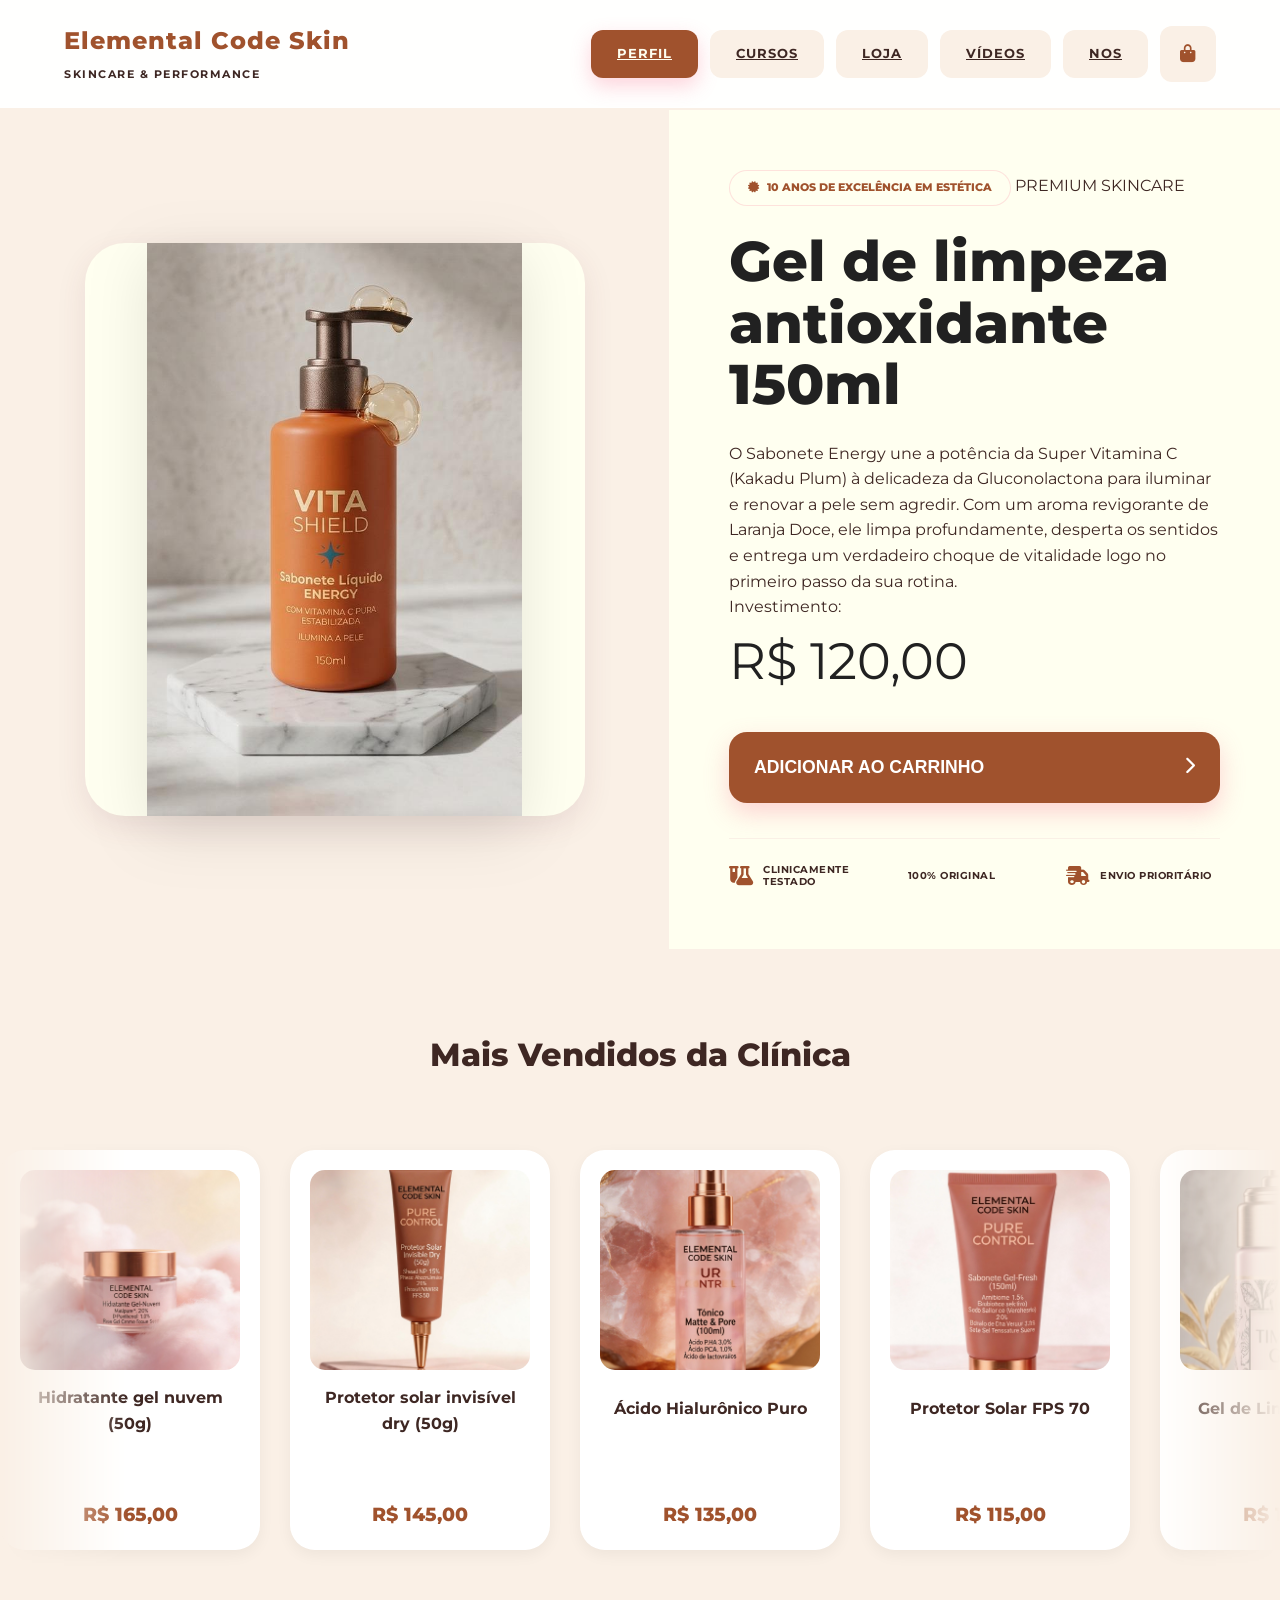
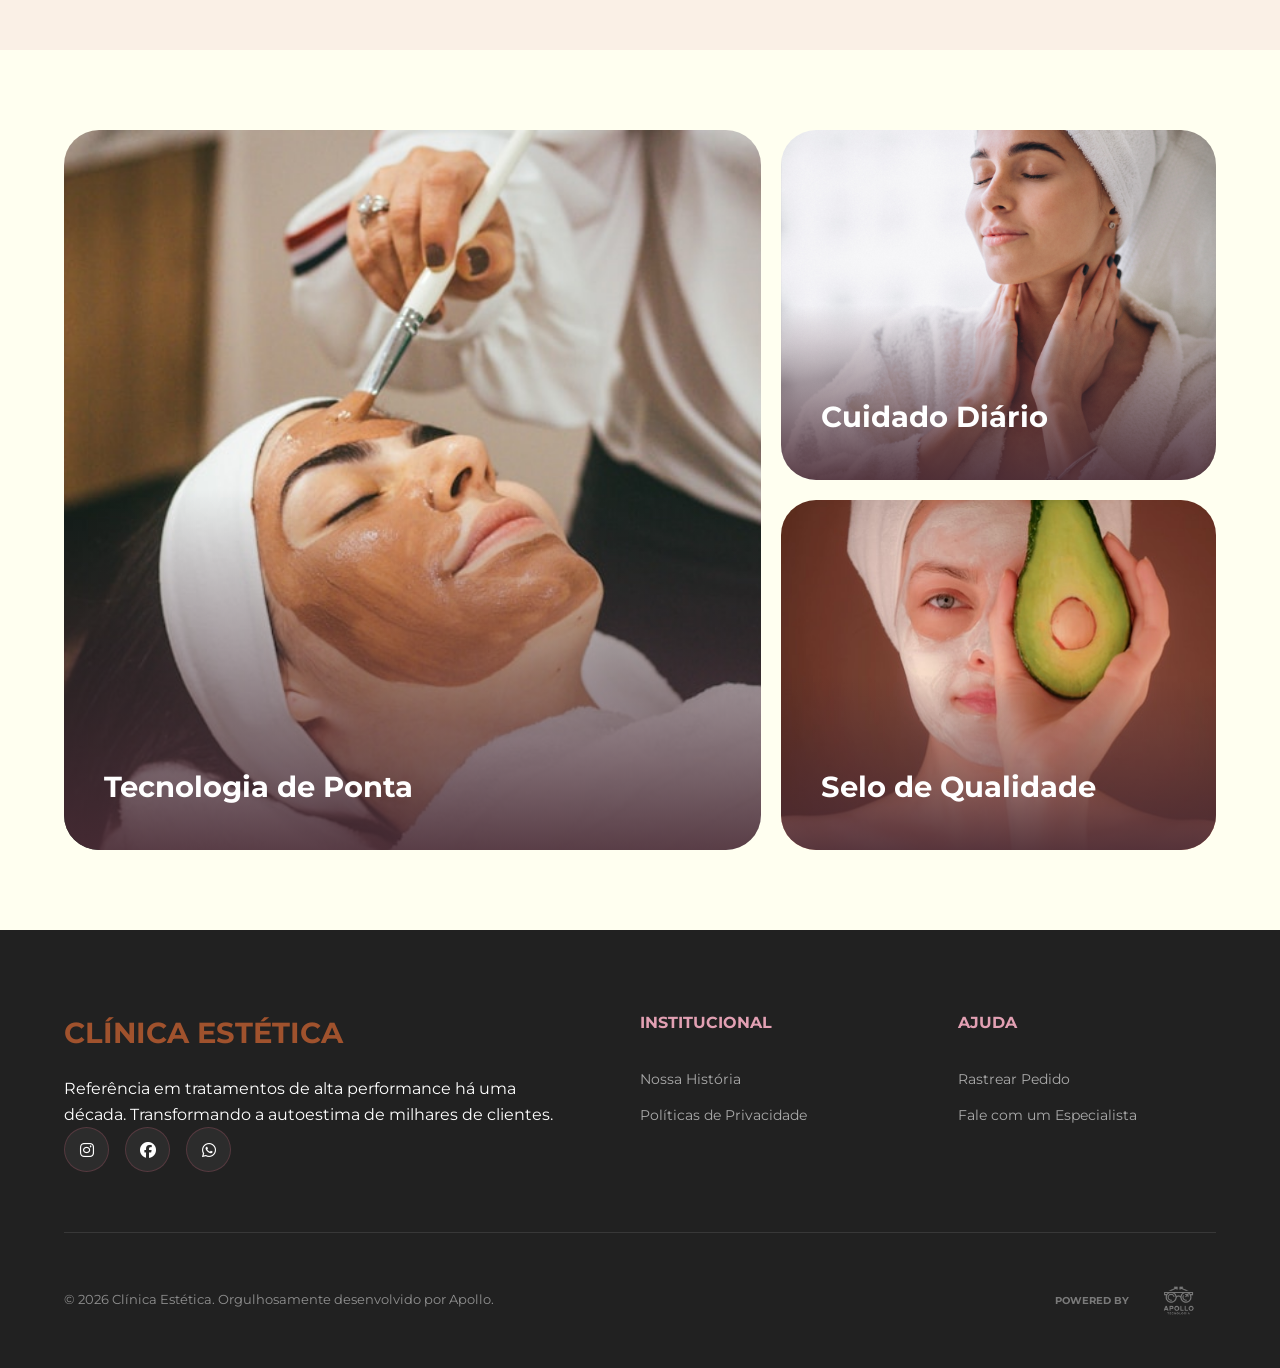
<file: index.html>
<!DOCTYPE html>
<html lang="pt-BR">
<head>
    <meta charset="UTF-8">
    <meta name="viewport" content="width=device-width, initial-scale=1.0">
    <title>Clínica Estética | 10 Anos de Excelência</title>
    <link rel="stylesheet" href="./css/style.css">
    <link rel="stylesheet" href="https://cdnjs.cloudflare.com/ajax/libs/font-awesome/6.4.0/css/all.min.css">
</head>
<body>

    <header class="navbar">
        <div class="brand">
            <h1>Elemental Code Skin</h1>
            <span>SKINCARE & PERFORMANCE</span>
        </div>

        <nav class="nav-links">
            <a href="index.html" class="nav-item active">PERFIL</a>
            <a href="cursos.html" class="nav-item">CURSOS</a>
            <a href="loja.html" class="nav-item">LOJA</a>
            <a href="videos.html" class="nav-item">VÍDEOS</a>
            <a href="nos.html" class="nav-item">NOS</a>
            <a href="#" class="nav-item icon-only"><i class="fa-solid fa-bag-shopping"></i></a>
        </nav>
    </header>

    <div class="main-container">
        <aside class="product-highlight">
            <div class="display-box">
                <img src="./img/WhatsApp Image 2026-04-01 at 23.39.61.jpeg" alt="Sérum Vitamina C" class="main-product-img">
            </div>
        </aside>

        <main class="product-info">
            <div class="content-wrapper">
                <div class="badge-autoridade">
                    <i class="fa-solid fa-certificate"></i>
                    <span>10 ANOS DE EXCELÊNCIA EM ESTÉTICA</span>
                </div>

                <span class="category">PREMIUM SKINCARE</span>
                <h2 class="product-title">Gel de limpeza antioxidante <br> 150ml </h2>
                
                <div class="description">
                    <p>O Sabonete Energy une a potência da Super Vitamina C (Kakadu Plum) à delicadeza da Gluconolactona para iluminar e renovar a pele sem agredir. Com um aroma revigorante de Laranja Doce, ele limpa profundamente, desperta os sentidos e entrega um verdadeiro choque de vitalidade logo no primeiro passo da sua rotina.</p>
                </div>

                <div class="purchase-area">
                    <div class="price-wrapper">
                        <span class="price-label">Investimento:</span>
                        <div class="price">R$ 120,00</div>
                    </div>
                    
                    <button class="btn-buy">
                        <span>ADICIONAR AO CARRINHO</span>
                        <i class="fa-solid fa-chevron-right"></i>
                    </button>
                </div>

                <div class="trust-footer">
                    <div class="trust-item">
                        <i class="fa-solid fa-flask-vial"></i>
                        <span>CLINICAMENTE TESTADO</span>
                    </div>
                    <div class="trust-item">
                        <i class="fa-solid fa-shield-check"></i>
                        <span>100% ORIGINAL</span>
                    </div>
                    <div class="trust-item">
                        <i class="fa-solid fa-truck-fast"></i>
                        <span>ENVIO PRIORITÁRIO</span>
                    </div>
                </div>
            </div>
        </main>
    </div>

    <section class="carrossel-section">
        <h3 class="section-title">Mais Vendidos da Clínica</h3>
        <div class="carrossel-container">
            <div class="carrossel-track">
                <div class="product-card-mini">
                    <img src="./img/WhatsApp Image 2026-04-01 at 22.40.51.jpeg" alt="Produto">
                    <h4>Hidratante gel nuvem (50g)</h4>
                    <span class="mini-price">R$ 165,00</span>
                </div>
                <div class="product-card-mini">
                    <img src="./img/WhatsApp Image 2026-04-01 at 22.40.52.jpeg" alt="Produto">
                    <h4>Protetor solar invisível dry (50g)</h4>
                    <span class="mini-price">R$ 145,00</span>
                </div>
                <div class="product-card-mini">
                    <img src="./img/WhatsApp Image 2026-04-01 at 22.40.53.jpeg" alt="Produto">
                    <h4>Ácido Hialurônico Puro</h4>
                    <span class="mini-price">R$ 135,00</span>
                </div>
                <div class="product-card-mini">
                    <img src="./img/WhatsApp Image 2026-04-01 at 22.40.54.jpeg" alt="Produto">
                    <h4>Protetor Solar FPS 70</h4>
                    <span class="mini-price">R$ 115,00</span>
                </div>
                <div class="product-card-mini">
                    <img src="./img/WhatsApp Image 2026-04-01 at 23.24.55.jpeg" alt="Produto">
                    <h4>Gel de Limpeza Facial</h4>
                    <span class="mini-price">R$ 135,00</span>
                </div>
                <div class="product-card-mini">
                    <img src="./img/WhatsApp Image 2026-04-01 at 23.24.56.jpeg" alt="Produto">
                    <h4>Ácido Hialurônico Puro</h4>
                    <span class="mini-price">R$ 145,00</span>
                </div>
            </div>
        </div>
    </section>

    <section class="impact-grid">
        <div class="impact-item large" style="background-image: url('./img/cuidados.jpg')">
            <div class="overlay"><h4>Tecnologia de Ponta</h4></div>
        </div>
        <div class="impact-item" style="background-image: url('./img/cuidado.jpg')">
            <div class="overlay"><h4>Cuidado Diário</h4></div>
        </div>
        <div class="impact-item" style="background-image: url('./img/selo.jpg')">
            <div class="overlay"><h4>Selo de Qualidade</h4></div>
        </div>
    </section>

    <footer class="footer-elite">
        <div class="footer-content">
            <div class="footer-brand">
                <h2>CLÍNICA ESTÉTICA</h2>
                <p>Referência em tratamentos de alta performance há uma década. Transformando a autoestima de milhares de clientes.</p>
                <div class="social-icons">
                    <a href="https://www.instagram.com/elementalcskin/" class="social-link"><i class="fa-brands fa-instagram"></i></a>
                    <a href="#" class="social-link"><i class="fa-brands fa-facebook"></i></a>
                    <a href="#" class="social-link"><i class="fa-brands fa-whatsapp"></i></a>
                </div>
            </div>
            <div class="footer-nav-group">
                <h4>Institucional</h4>
                <ul>
                    <li><a href="#">Nossa História</a></li>
                    <li><a href="#">Políticas de Privacidade</a></li>
                </ul>
            </div>
            <div class="footer-nav-group">
                <h4>Ajuda</h4>
                <ul>
                    <li><a href="#">Rastrear Pedido</a></li>
                    <li><a href="#">Fale com um Especialista</a></li>
                </ul>
            </div>
        </div>
        <div class="footer-bottom">
            <div class="footer-bottom-content">
                <p>&copy; 2026 Clínica Estética. Orgulhosamente desenvolvido por Apollo.</p>
                <div class="apollo-signature">
                    <span>Powered by</span>
                    <img src="./LogoBranco.png" alt="Apollo Tecnologia" style="height: 75px;">
                </div>
            </div>
        </div>
    </footer>

    <script src="./js/app.js"></script>
</body>
</html>
</file>
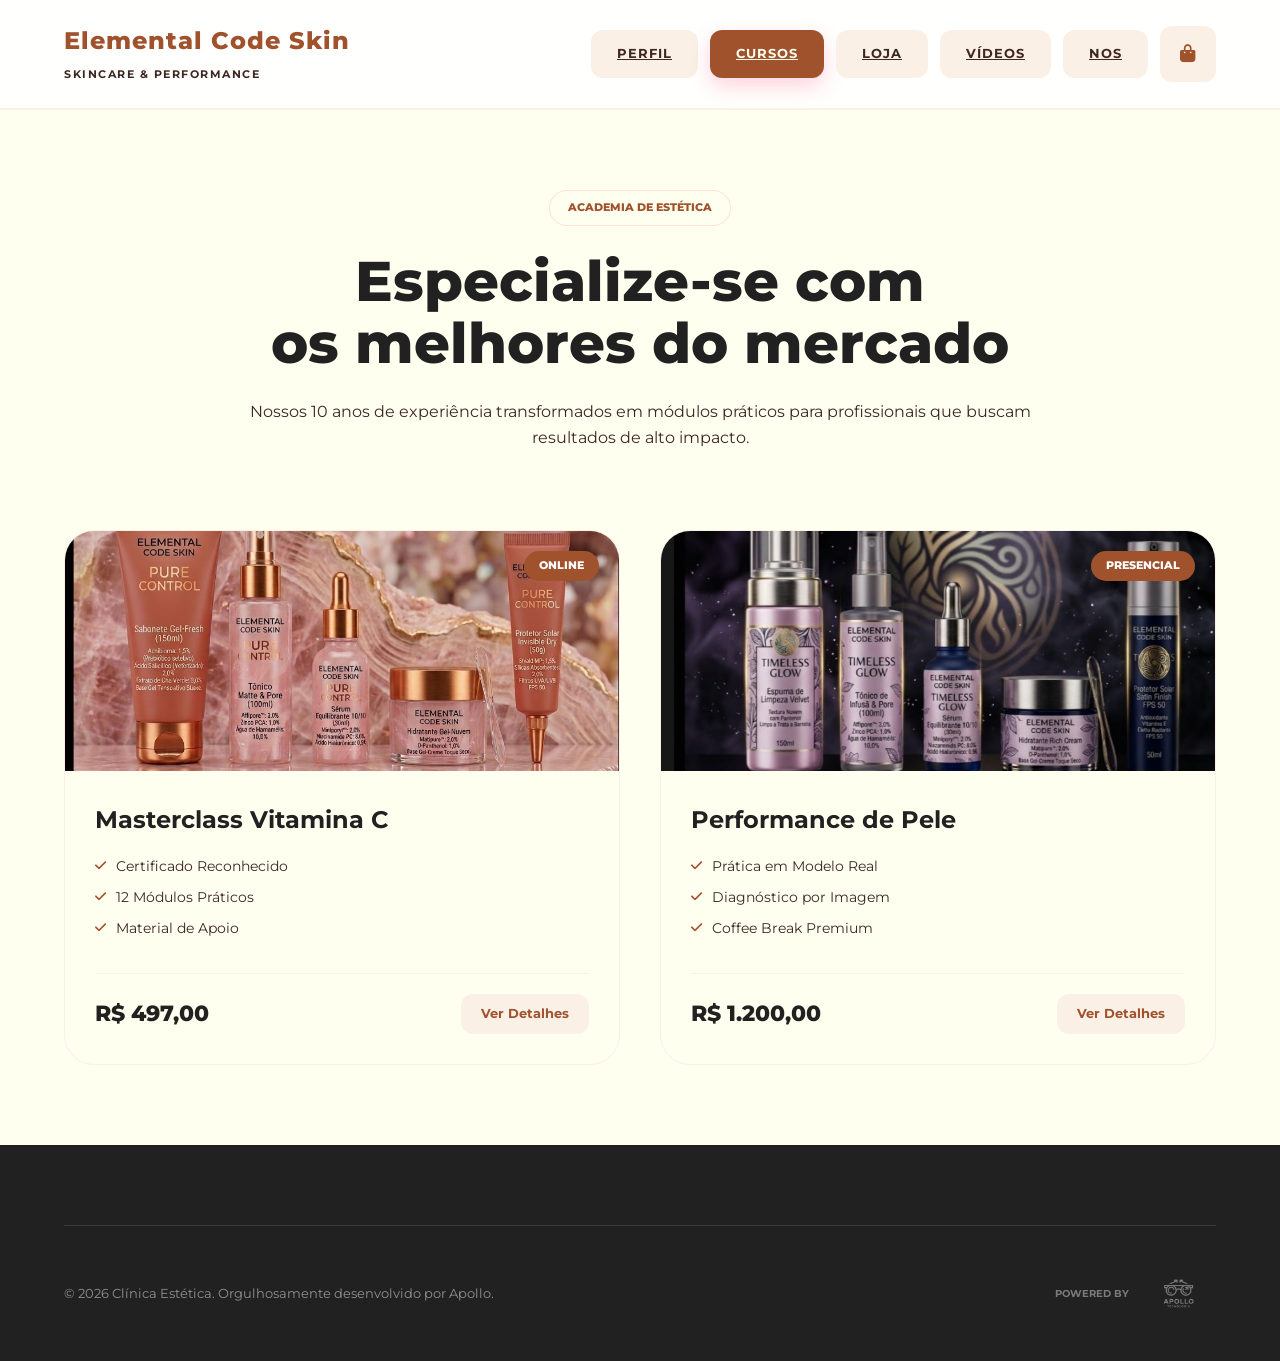
<file: cursos.html>
<!DOCTYPE html>
<html lang="pt-BR">
<head>
    <meta charset="UTF-8">
    <meta name="viewport" content="width=device-width, initial-scale=1.0">
    <title>Cursos e Especializações | Clínica Estética</title>
    <link rel="stylesheet" href="./css/style.css">
    <link rel="stylesheet" href="https://cdnjs.cloudflare.com/ajax/libs/font-awesome/6.4.0/css/all.min.css">
    
    <style>
        /* ================= ESTILOS ESPECÍFICOS: CURSOS ================= */
        .courses-container {
            padding: 80px 5%;
            background-color: var(--white);
            min-height: 80vh;
        }

        .courses-intro {
            text-align: center;
            max-width: 850px;
            margin: 0 auto 80px;
        }

        .courses-grid {
            display: grid;
            grid-template-columns: repeat(auto-fit, minmax(350px, 1fr));
            gap: 40px;
            max-width: 1200px;
            margin: 0 auto;
        }

        /* CARD DE CURSO ESTILO PREMIUM */
        .course-card {
            background: var(--white);
            border-radius: 30px;
            overflow: hidden;
            border: 1px solid var(--light-pink);
            transition: var(--transition);
            display: flex;
            flex-direction: column;
            cursor: pointer;
        }

        .course-card:hover {
            transform: translateY(-12px);
            border-color: var(--primary-pink);
            box-shadow: 0 25px 50px rgba(110, 53, 73, 0.15);
        }

        .course-banner {
            position: relative;
            height: 240px;
            overflow: hidden;
        }

        .course-banner img {
            width: 100%;
            height: 100%;
            object-fit: cover;
            transition: 0.5s ease;
        }

        .course-card:hover .course-banner img {
            transform: scale(1.1);
        }

        .course-tag {
            position: absolute;
            top: 20px;
            right: 20px;
            background: var(--primary-pink);
            color: white;
            padding: 6px 15px;
            border-radius: 50px;
            font-size: 0.7rem;
            font-weight: 800;
            text-transform: uppercase;
        }

        .course-content {
            padding: 30px;
            flex-grow: 1;
            display: flex;
            flex-direction: column;
        }

        .course-content h3 {
            font-size: 1.5rem;
            color: var(--black-matte);
            margin-bottom: 15px;
        }

        .course-features {
            list-style: none;
            margin-bottom: 25px;
        }

        .course-features li {
            font-size: 0.9rem;
            color: var(--text-dark);
            margin-bottom: 8px;
            display: flex;
            align-items: center;
            gap: 10px;
        }

        .course-features i {
            color: var(--primary-pink);
            font-size: 0.8rem;
        }

        .course-footer {
            margin-top: auto;
            display: flex;
            justify-content: space-between;
            align-items: center;
            padding-top: 20px;
            border-top: 1px solid var(--light-pink);
        }

        .course-price {
            font-size: 1.4rem;
            font-weight: 800;
            color: var(--black-matte);
        }

        .btn-details {
            background: var(--light-pink);
            color: var(--primary-pink);
            padding: 10px 20px;
            border-radius: 12px;
            font-weight: 700;
            font-size: 0.8rem;
            transition: 0.3s;
        }

        .course-card:hover .btn-details {
            background: var(--primary-pink);
            color: white;
        }

        /* MODAL DE CURSO */
        .course-modal {
            display: none;
            position: fixed;
            top: 0; left: 0; width: 100%; height: 100%;
            background: rgba(74, 43, 53, 0.98);
            z-index: 9999;
            justify-content: center;
            align-items: center;
            backdrop-filter: blur(10px);
        }

        .modal-body {
            background: white;
            width: 90%;
            max-width: 600px;
            padding: 50px;
            border-radius: 30px;
            text-align: center;
            position: relative;
            animation: slideUp 0.4s ease;
        }

        @keyframes slideUp {
            from { opacity: 0; transform: translateY(40px); }
            to { opacity: 1; transform: translateY(0); }
        }

        .modal-body h2 { color: var(--black-matte); margin-bottom: 20px; }
        .modal-body p { margin-bottom: 30px; line-height: 1.8; color: var(--text-dark); }

        .close-btn {
            position: absolute; top: 20px; right: 25px;
            font-size: 2rem; background: none; border: none; cursor: pointer;
        }

        .btn-confirm {
            background: var(--primary-pink);
            color: white;
            padding: 18px 40px;
            border-radius: 15px;
            font-weight: 800;
            text-decoration: none;
            display: inline-block;
        }
    </style>
</head>
<body>

    <header class="navbar">
        <div class="brand">
            <h1>Elemental Code Skin</h1>
            <span>SKINCARE & PERFORMANCE</span>
        </div>
        <nav class="nav-links">
            <a href="index.html" class="nav-item">PERFIL</a>
            <a href="cursos.html" class="nav-item active">CURSOS</a>
            <a href="loja.html" class="nav-item">LOJA</a>
            <a href="videos.html" class="nav-item">VÍDEOS</a>
            <a href="nos.html" class="nav-item">NOS</a>
            <a href="#" class="nav-item icon-only"><i class="fa-solid fa-bag-shopping"></i></a>
        </nav>
    </header>

    <main class="courses-container">
        <div class="courses-intro">
            <div class="badge-autoridade">ACADEMIA DE ESTÉTICA</div>
            <h2 class="product-title">Especialize-se com <br> os melhores do mercado</h2>
            <p>Nossos 10 anos de experiência transformados em módulos práticos para profissionais que buscam resultados de alto impacto.</p>
        </div>

        <div class="courses-grid">
            <div class="course-card" data-title="Masterclass Vitamina C" data-desc="Aprenda a ciência por trás da iluminação facial e os protocolos exclusivos de aplicação clínica para resultados imediatos.">
                <div class="course-banner">
                    <span class="course-tag">Online</span>
                    <img src="./img/WhatsApp Image 2026-04-02 at 00.50.06.jpeg" alt="Curso">
                </div>
                <div class="course-content">
                    <h3>Masterclass Vitamina C</h3>
                    <ul class="course-features">
                        <li><i class="fa-solid fa-check"></i> Certificado Reconhecido</li>
                        <li><i class="fa-solid fa-check"></i> 12 Módulos Práticos</li>
                        <li><i class="fa-solid fa-check"></i> Material de Apoio</li>
                    </ul>
                    <div class="course-footer">
                        <div class="course-price">R$ 497,00</div>
                        <span class="btn-details">Ver Detalhes</span>
                    </div>
                </div>
            </div>

            <div class="course-card" data-title="Performance de Pele" data-desc="Um curso avançado sobre diagnósticos precisos e montagem de cronogramas de Home Care personalizados para seus clientes.">
                <div class="course-banner">
                    <span class="course-tag">Presencial</span>
                    <img src="./img/WhatsApp Image 2026-04-01 at 23.30.29.jpeg" alt="Curso">
                </div>
                <div class="course-content">
                    <h3>Performance de Pele</h3>
                    <ul class="course-features">
                        <li><i class="fa-solid fa-check"></i> Prática em Modelo Real</li>
                        <li><i class="fa-solid fa-check"></i> Diagnóstico por Imagem</li>
                        <li><i class="fa-solid fa-check"></i> Coffee Break Premium</li>
                    </ul>
                    <div class="course-footer">
                        <div class="course-price">R$ 1.200,00</div>
                        <span class="btn-details">Ver Detalhes</span>
                    </div>
                </div>
            </div>
        </div>
    </main>

    <div id="courseModal" class="course-modal">
        <div class="modal-body">
            <button class="close-btn" id="closeCourse">&times;</button>
            <h2 id="modalTitle">Título do Curso</h2>
            <p id="modalDesc">Descrição detalhada do curso aqui.</p>
            <a href="#" class="btn-confirm">Quero Me Inscrever</a>
        </div>
    </div>

    <footer class="footer-elite">
        <div class="footer-bottom">
            <div class="footer-bottom-content">
                <p>&copy; 2026 Clínica Estética. Orgulhosamente desenvolvido por Apollo.</p>
                <div class="apollo-signature">
                    <span>Powered by</span>
                    <img src="./LogoBranco.png" alt="Apollo Tecnologia" style="height: 75px;">
                </div>
            </div>
        </div>
    </footer>

    <script>
        const modal = document.getElementById('courseModal');
        const cards = document.querySelectorAll('.course-card');
        const closeBtn = document.getElementById('closeCourse');

        cards.forEach(card => {
            card.addEventListener('click', () => {
                document.getElementById('modalTitle').textContent = card.getAttribute('data-title');
                document.getElementById('modalDesc').textContent = card.getAttribute('data-desc');
                modal.style.display = 'flex';
            });
        });

        closeBtn.addEventListener('click', () => {
            modal.style.display = 'none';
        });

        window.onclick = (e) => {
            if (e.target == modal) modal.style.display = 'none';
        }
    </script>
</body>
</html>
</file>
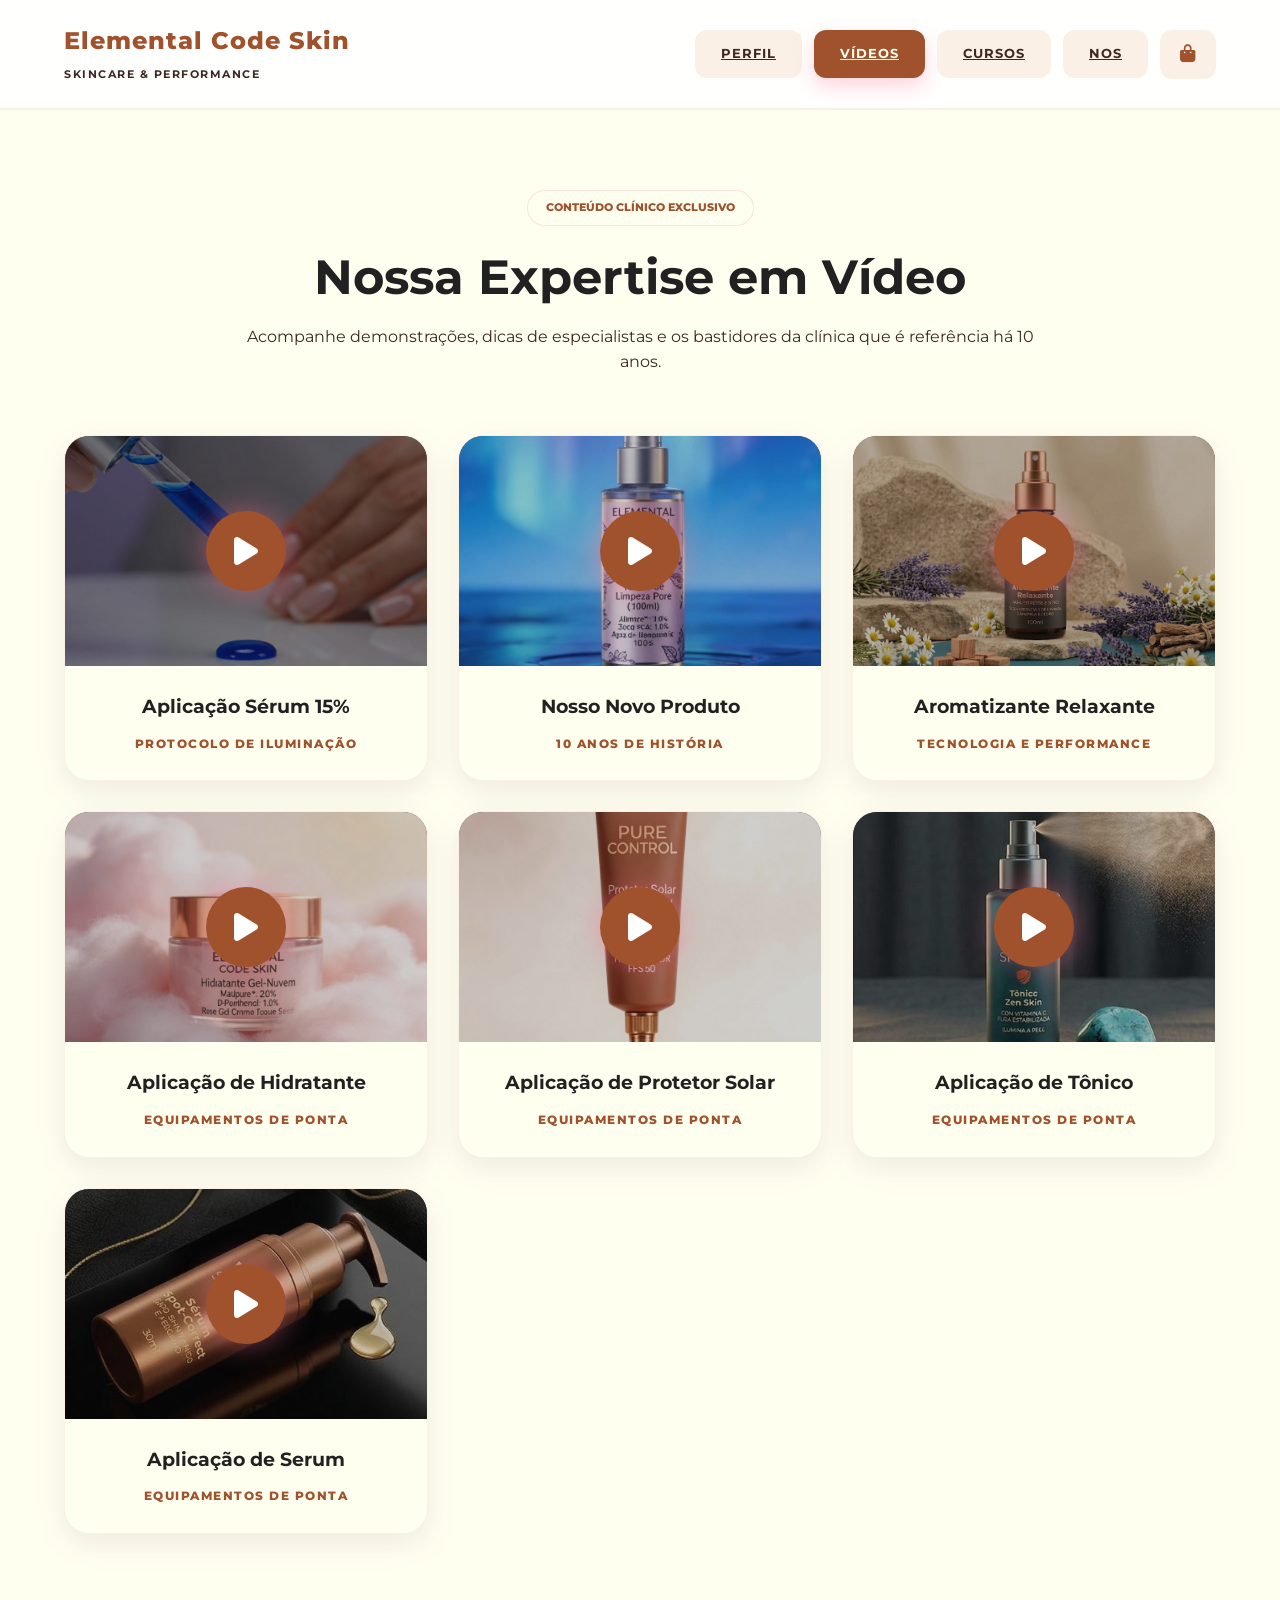
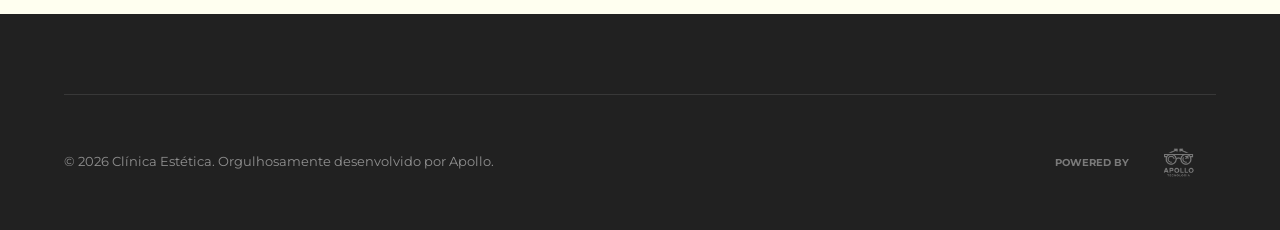
<file: videos.html>
<!DOCTYPE html>
<html lang="pt-BR">
<head>
    <meta charset="UTF-8">
    <meta name="viewport" content="width=device-width, initial-scale=1.0">
    <title>Vídeos Exclusivos | Clínica Estética</title>
    <link rel="stylesheet" href="./css/style.css">
    <link rel="stylesheet" href="https://cdnjs.cloudflare.com/ajax/libs/font-awesome/6.4.0/css/all.min.css">
    
    <style>
        /* ================= ESTILOS ESPECÍFICOS DA PÁGINA DE VÍDEOS ================= */
        .video-page-container {
            padding: 80px 5%;
            background-color: var(--white);
            min-height: 80vh;
        }

        .video-intro {
            text-align: center;
            max-width: 800px;
            margin: 0 auto 60px;
        }

        .video-intro h2 {
            font-size: 3rem;
            color: var(--black-matte);
            margin-bottom: 20px;
            line-height: 1.1;
        }

        /* GRID DE VÍDEOS REFINADO */
        .video-grid {
            display: grid;
            grid-template-columns: repeat(auto-fit, minmax(350px, 1fr));
            gap: 30px;
            max-width: 1200px;
            margin: 0 auto;
        }

        .video-card {
            background: var(--white);
            border-radius: 25px;
            overflow: hidden;
            box-shadow: var(--shadow);
            cursor: pointer;
            transition: var(--transition);
            border: 1px solid var(--light-pink);
            position: relative;
        }

        .video-card:hover {
            transform: translateY(-10px);
            border-color: var(--primary-pink);
            box-shadow: 0 20px 40px rgba(110, 53, 73, 0.15);
        }

        .video-thumbnail {
            position: relative;
            height: 230px;
            background: var(--black-matte);
            overflow: hidden;
        }

        .video-thumbnail img {
            width: 100%;
            height: 100%;
            object-fit: cover;
            opacity: 0.8;
            transition: 0.5s ease;
        }

        .video-card:hover .video-thumbnail img {
            transform: scale(1.1);
            opacity: 0.6;
        }

        /* BOTÃO PLAY OVERLAY */
        .play-button-overlay {
            position: absolute;
            top: 50%;
            left: 50%;
            transform: translate(-50%, -50%);
            width: 80px;
            height: 80px;
            background: var(--primary-pink);
            border-radius: 50%;
            display: flex;
            justify-content: center;
            align-items: center;
            color: white;
            font-size: 2rem;
            box-shadow: 0 0 30px rgba(247, 112, 142, 0.5);
            transition: 0.3s ease;
            z-index: 2;
        }

        .video-card:hover .play-button-overlay {
            transform: translate(-50%, -50%) scale(1.1);
            background: var(--black-matte);
        }

        .video-details {
            padding: 25px;
            text-align: center;
        }

        .video-details h4 {
            font-size: 1.2rem;
            color: var(--black-matte);
            margin-bottom: 8px;
        }

        .modal-content {
    width: 90%; /* Ocupa 90% da largura da tela */
    max-width: 1000px; /* Mas nunca passa de 1000px (tamanho ideal de desktop) */
    max-height: 85vh; /* Nunca ultrapassa 85% da altura da tela */
    position: relative;
    display: flex;
    justify-content: center;
    align-items: center;
    overflow: hidden; /* Garante que nada saia das bordas arredondadas */
    border-radius: 20px;
    background: #000; /* Fundo preto para o vídeo não ter bordas brancas */
}

/* O VÍDEO PROPRIAMENTE DITO */
#main-player, #modalVideo, #player {
    width: 100%; /* Ocupa toda a largura do container */
    height: auto; /* Mantém a proporção correta (não achata) */
    max-height: 80vh; /* Limita a altura para sobrar espaço para o botão de fechar */
    display: block;
    object-fit: contain; /* Garante que o vídeo inteiro apareça sem cortes */
}

/* BOTÃO DE FECHAR (Posicionamento Seguro) */
.close-modal, .close-video {
    position: absolute;
    top: 15px;
    right: 20px;
    z-index: 10; /* Garante que fique acima do vídeo */
    text-shadow: 0 2px 10px rgba(0,0,0,0.5); /* Sombra para aparecer sobre o vídeo */
}

.close-video {
    background: rgba(0,0,0,0.5);
    width: 40px;
    height: 40px;
    border-radius: 50%;
    display: flex;
    justify-content: center;
    align-items: center;
    top: 10px;
    right: 10px;
}

@media (max-width: 768px) {
    .video-modal, .modal-overlay {
        padding: 10px;
    }

    .modal-content {
        width: 100%;
    }

    #modalVideo, #main-player, #player {
        max-height: 70vh; /* Reduz a altura máxima para sobrar espaço para o 'X' */
    }

    .close-video, .close-modal {
        top: -55px; /* Garante que o dedo consiga clicar sem tocar no vídeo */
        right: 50%;
        transform: translateX(50%); /* Centraliza o botão de fechar no topo no Mobile */
        background: var(--primary-copper); /* Cor da marca para facilitar o clique */
    }
}

        .video-details span {
            font-size: 0.75rem;
            font-weight: 800;
            color: var(--primary-pink);
            text-transform: uppercase;
            letter-spacing: 1.5px;
        }

        /* ================= MODAL POP-UP (OVERLAY) ================= */
        .video-modal {
            display: none; /* Escondido por padrão */
            position: fixed;
            top: 0; left: 0;
            width: 100%; height: 100%;
            background: rgba(74, 43, 53, 0.98);
            z-index: 9999;
            justify-content: center;
            align-items: center;
            backdrop-filter: blur(10px);
        }

        .modal-content {
            width: 90%;
            max-width: 1100px;
            position: relative;
            animation: modalIn 0.4s cubic-bezier(0.4, 0, 0.2, 1);
        }

        @keyframes modalIn {
            from { opacity: 0; transform: scale(0.9); }
            to { opacity: 1; transform: scale(1); }
        }

        .modal-content video {
            width: 100%;
            border-radius: 20px;
            box-shadow: 0 0 60px rgba(0,0,0,0.5);
            outline: none;
        }

        .close-video {
            position: absolute;
            top: -60px;
            right: 0;
            background: none;
            border: none;
            color: white;
            font-size: 3rem;
            cursor: pointer;
            transition: 0.3s;
        }

        .close-video:hover {
            color: var(--primary-pink);
            transform: rotate(90deg);
        }

        /* RESPONSIVIDADE */
        @media (max-width: 768px) {
            .video-intro h2 { font-size: 2.2rem; }
            .video-thumbnail { height: 180px; }
            .play-button-overlay { width: 60px; height: 60px; font-size: 1.5rem; }
        }
    </style>
</head>
<body>

    <header class="navbar">
        <div class="brand">
            <h1>Elemental Code Skin</h1>
            <span>SKINCARE & PERFORMANCE</span>
        </div>

        <nav class="nav-links">
            <a href="index.html" class="nav-item">PERFIL</a>
            <a href="videos.html" class="nav-item active">VÍDEOS</a>
            <a href="cursos.html" class="nav-item">CURSOS</a>
            <a href="nos.html" class="nav-item">NOS</a>
            <button class="nav-item icon-only"><i class="fa-solid fa-bag-shopping"></i></button>
        </nav>
    </header>

    <main class="video-page-container">
        <div class="video-intro">
            <div class="badge-autoridade">CONTEÚDO CLÍNICO EXCLUSIVO</div>
            <h2>Nossa Expertise em Vídeo</h2>
            <p>Acompanhe demonstrações, dicas de especialistas e os bastidores da clínica que é referência há 10 anos.</p>
        </div>

        <div class="video-grid">
            <div class="video-card" data-video-src="./img/vid.mp4">
                <div class="video-thumbnail">
                    <img src="./img/WhatsApp Image 2026-04-02 at 02.27.22.jpeg" alt="Thumb 1">
                    <div class="play-button-overlay"><i class="fa-solid fa-play"></i></div>
                </div>
                <div class="video-details">
                    <h4>Aplicação Sérum 15%</h4>
                    <span>Protocolo de Iluminação</span>
                </div>
            </div>

            <div class="video-card" data-video-src="./img/vid2.mp4">
                <div class="video-thumbnail">
                    <img src="./img/WhatsApp Image 2026-04-02 at 02.28.05.jpeg" alt="Thumb 2">
                    <div class="play-button-overlay"><i class="fa-solid fa-play"></i></div>
                </div>
                <div class="video-details">
                    <h4>Nosso Novo Produto</h4>
                    <span>10 Anos de História</span>
                </div>
            </div>

            <div class="video-card" data-video-src="./img/vid3.mp4">
                <div class="video-thumbnail">
                    <img src="./img/WhatsApp Image 2026-04-02 at 02.28.56.jpeg" alt="Thumb 3">
                    <div class="play-button-overlay"><i class="fa-solid fa-play"></i></div>
                </div>
                <div class="video-details">
                    <h4>Aromatizante Relaxante</h4>
                    <span>Tecnologia e Performance</span>
                </div>
            </div>

            <div class="video-card" data-video-src="./img/NatieleVideo.mp4">
                <div class="video-thumbnail">
                    <img src="./img/WhatsApp Image 2026-04-01 at 22.40.51.jpeg" alt="Thumb 3">
                    <div class="play-button-overlay"><i class="fa-solid fa-play"></i></div>
                </div>
                <div class="video-details">
                    <h4>Aplicação de Hidratante</h4>
                    <span>Equipamentos de Ponta</span>
                </div>
            </div>

            <div class="video-card" data-video-src="./img/Stellavideo.mp4">
                <div class="video-thumbnail">
                    <img src="./img/WhatsApp Image 2026-04-01 at 22.40.52.jpeg" alt="Thumb 3">
                    <div class="play-button-overlay"><i class="fa-solid fa-play"></i></div>
                </div>
                <div class="video-details">
                    <h4>Aplicação de Protetor Solar</h4>
                    <span>Equipamentos de Ponta</span>
                </div>
            </div>

            <div class="video-card" data-video-src="./img/Tonico.mp4">
                <div class="video-thumbnail">
                    <img src="./img/WhatsApp Image 2026-04-01 at 23.39.62.jpeg" alt="Thumb 3">
                    <div class="play-button-overlay"><i class="fa-solid fa-play"></i></div>
                </div>
                <div class="video-details">
                    <h4>Aplicação de Tônico</h4>
                    <span>Equipamentos de Ponta</span>
                </div>
            </div>

            <div class="video-card" data-video-src="./img/Serum.mp4">
                <div class="video-thumbnail">
                    <img src="./img/WhatsApp Image 2026-04-01 at 23.41.64.jpeg" alt="Thumb 3">
                    <div class="play-button-overlay"><i class="fa-solid fa-play"></i></div>
                </div>
                <div class="video-details">
                    <h4>Aplicação de Serum</h4>
                    <span>Equipamentos de Ponta</span>
                </div>
            </div>
        </div>
    </main>

    <div id="videoModal" class="video-modal">
        <div class="modal-content">
            <button class="close-video" id="closeBtn">&times;</button>
            <video id="modalVideo" controls>
                <source src="" type="video/mp4">
                Seu navegador não suporta a reprodução de vídeos.
            </video>
        </div>
    </div>

    <footer class="footer-elite">
        <div class="footer-bottom">
            <div class="footer-bottom-content">
                <p>&copy; 2026 Clínica Estética. Orgulhosamente desenvolvido por Apollo.</p>
                <div class="apollo-signature">
                    <span>Powered by</span>
                    <img src="./LogoBranco.png" alt="Apollo Tecnologia" style="height: 75px;">
                </div>
            </div>
        </div>
    </footer>

    <script>
        const modal = document.getElementById('videoModal');
        const modalVideo = document.getElementById('modalVideo');
        const videoCards = document.querySelectorAll('.video-card');
        const closeBtn = document.getElementById('closeBtn');

        videoCards.forEach(card => {
            card.addEventListener('click', () => {
                const videoSource = card.getAttribute('data-video-src');
                modalVideo.src = videoSource;
                modal.style.display = 'flex';
                modalVideo.play();
            });
        });

        // Fechar Modal
        const closeModal = () => {
            modal.style.display = 'none';
            modalVideo.pause();
            modalVideo.src = ""; // Limpa a fonte para parar o carregamento
        };

        closeBtn.addEventListener('click', closeModal);

        // Fechar ao clicar fora do conteúdo
        window.addEventListener('click', (e) => {
            if (e.target === modal) {
                closeModal();
            }
        });

        // Tecla ESC também fecha
        window.addEventListener('keydown', (e) => {
            if (e.key === 'Escape') closeModal();
        });
    </script>
</body>
</html>
</file>
<file: css/style.css>
@import url('https://fonts.googleapis.com/css2?family=Montserrat:wght@300;400;600;700;800&display=swap');

:root {
    --primary-pink: #A0522D;
    --light-pink: #FAF0E6;
    --white: #FFFFF0;
    --rose-gold: #e2a0b3;
    --text-dark: #3E2723;
    --black-matte: #212121;
    --transition: all 0.4s cubic-bezier(0.4, 0, 0.2, 1);
    --shadow: 0 10px 30px rgba(110, 53, 73, 0.1);
}

/* ================= AJUSTES GLOBAIS ================= */
* {
    margin: 0;
    padding: 0;
    box-sizing: border-box;
}

body {
    font-family: 'Montserrat', sans-serif;
    background-color: var(--white);
    color: var(--text-dark);
    line-height: 1.6;
    overflow-x: hidden;
    overflow-y: auto;
}

/* ================= NAVBAR PROFISSIONAL (GLASSMORPHISM) ================= */
.navbar {
    height: 110px;
    display: flex;
    justify-content: space-between;
    align-items: center;
    padding: 0 5%;
    background: rgba(255, 255, 255, 0.9);
    backdrop-filter: blur(12px);
    -webkit-backdrop-filter: blur(12px);
    border-bottom: 2px solid var(--light-pink);
    position: sticky;
    top: 0;
    z-index: 1000;
    transition: all 0.3s ease;
}

.brand h1 {
    font-size: 1.5rem;
    color: var(--primary-pink);
    font-weight: 800;
    letter-spacing: 1px;
}

.brand span {
    font-size: 0.7rem;
    font-weight: 700;
    letter-spacing: 1.5px;
    color: var(--text-dark);
}

.nav-links {
    display: flex;
    gap: 12px;
    align-items: center;
}

.nav-item {
    padding: 12px 24px;
    border: 2px solid transparent;
    background: var(--light-pink);
    color: var(--text-dark);
    cursor: pointer;
    font-weight: 700;
    font-size: 0.8rem;
    border-radius: 12px;
    transition: var(--transition);
    text-transform: uppercase;
    letter-spacing: 1px;
    white-space: nowrap; 
}

.nav-item:hover {
    background: var(--white);
    border-color: var(--primary-pink);
    color: var(--primary-pink);
    transform: translateY(-2px);
    box-shadow: 0 5px 15px rgba(247, 112, 142, 0.2);
}

.nav-item.active {
    background-color: var(--primary-pink);
    color: var(--white);
    box-shadow: 0 8px 20px rgba(247, 112, 142, 0.3);
}

.icon-only {
    padding: 12px 18px;
    font-size: 1.1rem;
    color: var(--primary-pink);
}

/* ================= SEÇÃO HERO (DOIS LADOS) ================= */
.main-container {
    display: flex;
    min-height: calc(100vh - 110px);
}

.product-highlight {
    flex: 1.2;
    background-color: var(--light-pink);
    display: flex;
    justify-content: center;
    align-items: center;
    padding: 40px;
    position: relative;
}

.display-box {
    width: 100%;
    max-width: 500px;
    aspect-ratio: 1;
    background: var(--white);
    border-radius: 40px;
    display: flex;
    justify-content: center;
    align-items: center;
    box-shadow: var(--shadow);
}

.main-product-img {
    max-width: 75%;
    filter: drop-shadow(0 15px 30px rgba(0,0,0,0.1));
}

.product-info {
    flex: 1;
    padding: 60px;
    display: flex;
    align-items: center;
}

.content-wrapper { max-width: 550px; }

.badge-autoridade {
    display: inline-flex;
    align-items: center;
    gap: 8px;
    background: var(--white);
    color: var(--primary-pink);
    padding: 8px 18px;
    border-radius: 50px;
    font-size: 0.7rem;
    font-weight: 800;
    margin-bottom: 25px;
    border: 1px solid rgba(247, 112, 142, 0.2);
}

.product-title {
    font-size: 3.5rem;
    font-weight: 800;
    color: var(--black-matte);
    line-height: 1.1;
    margin-bottom: 25px;
}

.price {
    font-size: 3.2rem;
    font-weight: 400;
    color: var(--black-matte);
    margin-bottom: 30px;
}

.btn-buy {
    width: 100%;
    background-color: var(--primary-pink);
    color: white;
    border: none;
    padding: 25px;
    font-size: 1.1rem;
    font-weight: 800;
    border-radius: 18px;
    cursor: pointer;
    display: flex;
    justify-content: space-between;
    transition: var(--transition);
    box-shadow: 0 10px 25px rgba(247, 112, 142, 0.3);
}

.btn-buy:hover {
    background-color: var(--black-matte);
    transform: scale(1.02);
}

/* === CORREÇÃO DA ÁREA DE CONFIANÇA (TRUST FOOTER) === */
.trust-footer {
    display: flex;
    justify-content: space-between;
    gap: 15px;
    margin-top: 35px;
    padding-top: 25px;
    border-top: 1px solid var(--light-pink);
}

.trust-item {
    display: flex;
    align-items: center;
    gap: 10px;
    flex: 1;
}

.trust-item i {
    font-size: 1.2rem;
    color: var(--primary-pink);
}

.trust-item span {
    font-size: 0.65rem;
    font-weight: 700;
    color: var(--text-dark);
    text-transform: uppercase;
    letter-spacing: 0.5px;
    line-height: 1.2;
}

/* ================= CARROSSEL INFINITO PADRONIZADO ================= */
.carrossel-section {
    padding: 80px 0;
    background: var(--light-pink);
}

.section-title { text-align: center; margin-bottom: 50px; font-weight: 800; font-size: 2rem; }

.carrossel-container {
    overflow: hidden;
    width: 100%;
    padding: 20px 0;
    /* Adiciona um fade nas bordas para ficar mais elegante */
    mask-image: linear-gradient(to right, transparent, black 10%, black 90%, transparent);
    -webkit-mask-image: linear-gradient(to right, transparent, black 10%, black 90%, transparent);
}

.carrossel-track {
    display: flex;
    gap: 30px;
    width: max-content;
    animation: scroll-infinito 18s linear infinite; /* Ajuste a velocidade aqui */
    will-change: transform; /* Melhora a performance no navegador */
}

@keyframes scroll-infinito {
    0% {
        transform: translateX(0);
    }
    100% {
        /* Move exatamente metade da track duplicada */
        transform: translateX(-20%);
    }
}

/* Pausa suave ao passar o mouse */
.carrossel-container:hover .carrossel-track {
    animation-play-state: paused;
}

.product-card-mini {
    width: 260px;
    height: 400px;
    background: white;
    padding: 20px;
    border-radius: 25px;
    display: flex;
    flex-direction: column;
    align-items: center;
    box-shadow: 0 5px 15px rgba(0,0,0,0.05);
}

.product-card-mini img {
    width: 100%;
    height: 200px;
    object-fit: cover;
    border-radius: 15px;
    margin-bottom: 15px;
}

.product-card-mini h4 { font-size: 1rem; min-height: 3rem; display: flex; align-items: center; text-align: center; }

.mini-price {
    margin-top: auto;
    font-weight: 800;
    color: var(--primary-pink);
    font-size: 1.2rem;
}

/* ================= GRID DE IMPACTO ================= */
.impact-grid {
    display: grid;
    grid-template-columns: 1.6fr 1fr;
    grid-template-rows: 350px 350px;
    gap: 20px;
    padding: 80px 5%;
}

.impact-item {
    background-size: cover;
    background-position: center;
    border-radius: 35px;
    position: relative;
    overflow: hidden;
}

.impact-item.large { grid-row: span 2; }

.overlay {
    position: absolute;
    bottom: 0; width: 100%; height: 50%;
    background: linear-gradient(transparent, rgba(74, 43, 53, 0.9));
    display: flex; align-items: flex-end; padding: 40px;
}

.overlay h4 { color: white; font-size: 1.8rem; font-weight: 700; }

/* ================= FOOTER & ASSINATURA APOLLO ================= */
.footer-elite {
    background: var(--black-matte);
    color: white;
    padding: 80px 5% 0;
}

.footer-content {
    display: grid;
    grid-template-columns: 2fr 1fr 1fr;
    gap: 60px;
    margin-bottom: 60px;
}

.footer-brand h2 { color: var(--primary-pink); font-size: 1.8rem; margin-bottom: 20px; }

.social-link {
    display: inline-flex;
    width: 45px; height: 45px;
    background: rgba(255,255,255,0.05);
    border: 1px solid rgba(247, 112, 142, 0.2);
    border-radius: 50%;
    justify-content: center; align-items: center;
    color: white; text-decoration: none; margin-right: 12px;
    transition: var(--transition);
}

.social-link:hover { background: var(--primary-pink); transform: translateY(-5px); }

.footer-nav-group h4 { margin-bottom: 25px; color: var(--rose-gold); text-transform: uppercase; }
.footer-nav-group ul { list-style: none; }
.footer-nav-group a { color: #aaa; text-decoration: none; font-size: 0.9rem; line-height: 2.5; transition: 0.3s; }
.footer-nav-group a:hover { color: white; }

.footer-bottom {
    border-top: 1px solid rgba(255, 255, 255, 0.1);
    padding: 30px 0;
}

.footer-bottom-content {
    display: flex;
    justify-content: space-between;
    align-items: center;
    max-width: 1400px;
    margin: 0 auto;
}

.footer-bottom p { font-size: 0.8rem; color: rgba(255, 255, 255, 0.5); }

.apollo-signature {
    display: flex;
    align-items: center;
    gap: 12px;
    opacity: 0.4;
    transition: opacity 0.3s ease;
}

.apollo-signature:hover { opacity: 1; }

.apollo-signature span { font-size: 0.6rem; color: white; text-transform: uppercase; font-weight: 700; }

.apollo-signature img {
    height: 75px; 
    width: auto;
    filter: brightness(0) invert(1);
    object-fit: contain;
}

/* ================= MEDIA QUERIES (TABLET & MOBILE) ================= */

@media (max-width: 992px) {
    .main-container { flex-direction: column; }
    .product-info { padding: 50px 5%; }
    .product-title { font-size: 2.8rem; }
    .impact-grid { grid-template-columns: 1fr; grid-template-rows: auto; }
    .impact-item.large { height: 400px; }
    .footer-content { grid-template-columns: 1fr; text-align: center; }
    .footer-bottom-content { flex-direction: column; gap: 20px; }
}

@media (max-width: 768px) {
    .navbar {
        height: auto;
        flex-direction: column;
        padding: 15px 10px;
        gap: 15px;
    }

    .brand { text-align: center; }
    .brand h1 { font-size: 1.2rem; }

    .nav-links {
        width: 100%;
        overflow-x: auto;
        padding: 5px 10px 15px 10px;
        gap: 8px;
        justify-content: flex-start;
        -webkit-overflow-scrolling: touch;
    }

    .nav-links::-webkit-scrollbar { display: none; }

    .nav-item {
        padding: 8px 18px;
        font-size: 0.7rem;
        flex-shrink: 0;
    }

    .icon-only { display: none; }

    /* Ajuste de confiança no mobile para não amontoar */
    .trust-footer {
        flex-direction: column;
        align-items: flex-start;
        gap: 10px;
    }
}

@media (max-width: 768px) {
    /* ... seus outros estilos mobile ... */

    /* AJUSTE DO BOTÃO DE COMPRA NO MOBILE */
    .btn-buy {
        padding: 18px;
        font-size: 0.9rem;
    }

    /* AJUSTE DA ÁREA DE CONFIANÇA NO MOBILE */
    .trust-footer {
        flex-direction: column; /* Empilha para dar leitura */
        align-items: flex-start;
        gap: 12px;
        margin-top: 25px;
        padding: 20px 10px;
        background: var(--light-pink); /* Um fundo sutil para destacar */
        border-radius: 15px;
        border-top: none; /* Remove a linha pois agora temos um fundo */
    }

    .trust-item {
        flex-direction: row; /* Ícone ao lado do texto no celular */
        justify-content: flex-start;
        text-align: left;
        width: 100%;
        gap: 15px;
    }

    .trust-item i {
        font-size: 1.1rem;
        width: 25px; /* Garante que os ícones fiquem alinhados verticalmente */
        text-align: center;
    }

    .trust-item span {
        font-size: 0.7rem;
        letter-spacing: 1px;
    }
}
</file>
